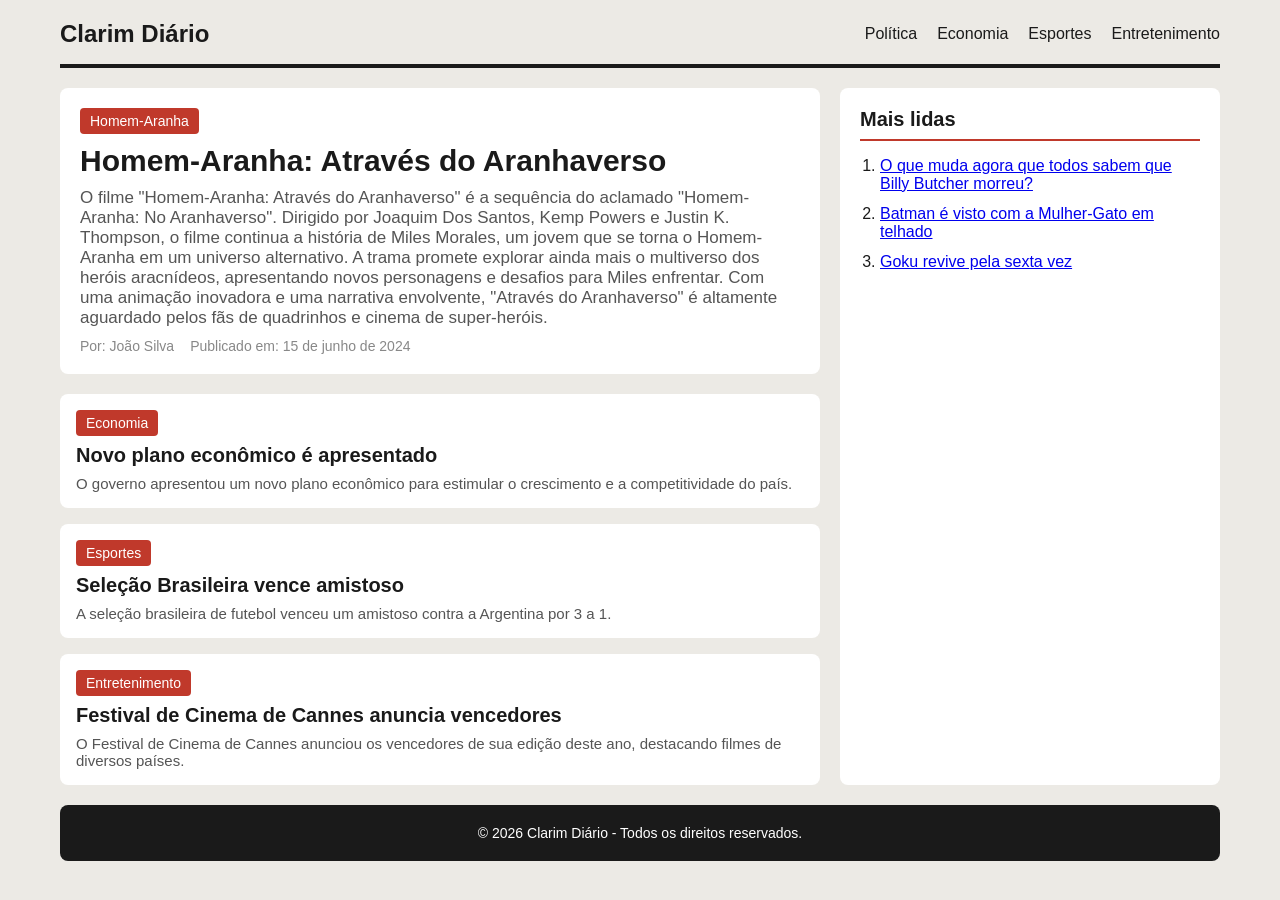
<file: index.html>
<!doctype html>
<html lang="pt-br">
  <head>
    <meta charset="UTF-8"/>
    <meta name="viewport" content="width=device-width, initial-scale=1.0"/>
    <title>Clarim Diário</title>
    <link rel="stylesheet" href="style.css"/>
  </head>
  <body>
    <header class="cabecalho">
      <div class="logo">Clarim Diário</div>
      <nav class="navegacao">
        <a href="#">Política</a>
        <a href="#">Economia</a>
        <a href="#">Esportes</a>
        <a href="#">Entretenimento</a>
      </nav>
    </header>

    <main class="principal">
      <article class="destaque">
        <span class="categoria">Homem-Aranha</span>
        <h1>Homem-Aranha: Através do Aranhaverso</h1>
        <p class="resumo">
          O filme "Homem-Aranha: Através do Aranhaverso" é a sequência do
          aclamado "Homem-Aranha: No Aranhaverso". Dirigido por Joaquim Dos
          Santos, Kemp Powers e Justin K. Thompson, o filme continua a história
          de Miles Morales, um jovem que se torna o Homem-Aranha em um universo
          alternativo. A trama promete explorar ainda mais o multiverso dos
          heróis aracnídeos, apresentando novos personagens e desafios para
          Miles enfrentar. Com uma animação inovadora e uma narrativa
          envolvente, "Através do Aranhaverso" é altamente aguardado pelos fãs
          de quadrinhos e cinema de super-heróis.
        </p>
        <div class="meta">
          <span class="autor">Por: João Silva</span>
          <span class="data">Publicado em: 15 de junho de 2024</span>
        </div>
      </article>

      <section class="grade-noticias">
        <article class="cartao">
          <span class="categoria">Economia</span>
          <h2>Novo plano econômico é apresentado</h2>
          <p class="resumo">
            O governo apresentou um novo plano econômico para estimular o
            crescimento e a competitividade do país.
          </p>
        </article>
        <article class="cartao">
          <span class="categoria">Esportes</span>
          <h2>Seleção Brasileira vence amistoso</h2>
          <p class="resumo">
            A seleção brasileira de futebol venceu um amistoso contra a
            Argentina por 3 a 1.
          </p>
        </article>
        <article class="cartao">
          <span class="categoria">Entretenimento</span>
          <h2>Festival de Cinema de Cannes anuncia vencedores</h2>
          <p class="resumo">
            O Festival de Cinema de Cannes anunciou os vencedores de sua edição
            deste ano, destacando filmes de diversos países.
          </p>
        </article>
      </section>
    </main>
    <aside class="barra-lateral">
        <h3>Mais lidas</h3>
        <ol>
            <li><a href="#">O que muda agora que todos sabem que Billy Butcher morreu?</a></li>
            <li><a href="#">Batman é visto com a Mulher-Gato em telhado</a></li>
            <li><a href="#">Goku revive pela sexta vez</a></li>
        </ol>
    </aside>

    <footer class="rodape">
      <p>&copy; 2026 Clarim Diário - Todos os direitos reservados.</p>
    </footer>
  </body>
</html>
</file>
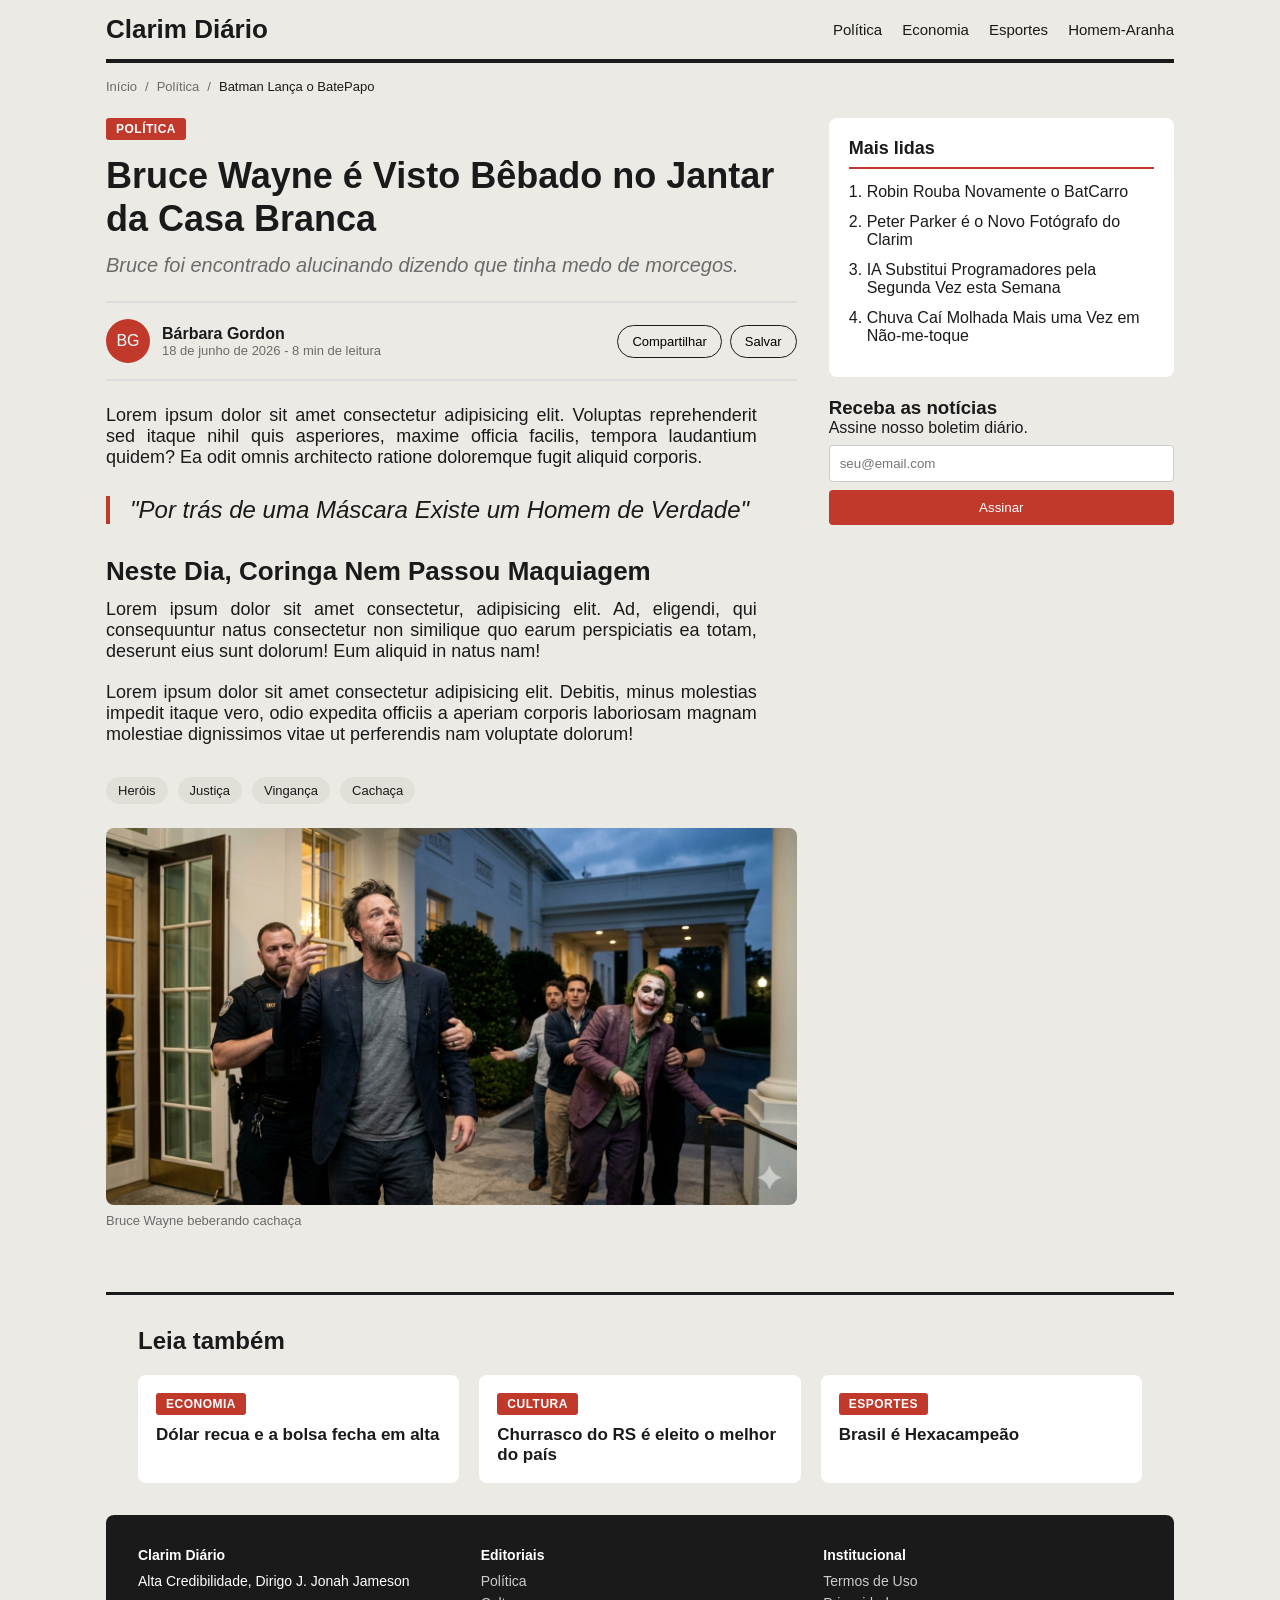
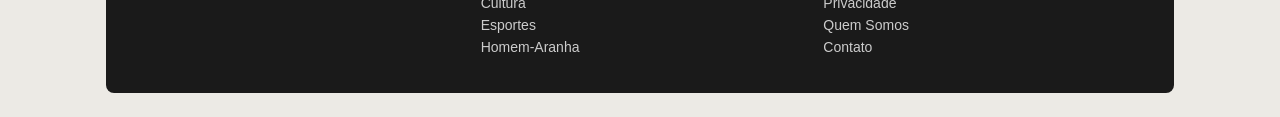
<file: materia.html>
<!DOCTYPE html>
<html lang="pt-BR">
<head>
    <meta charset="UTF-8">
    <meta name="viewport" content="width=device-width, initial-scale=1.0">
    <title>Batman lança o Batpapo - Clarim Diário</title>
    <link rel="stylesheet" href="materia.css">
</head>
<body>
    <header class="cabecalho">
        <a href="index.html" class="logo">Clarim Diário</a>
        <nav class="navegacao">
            <a href="#">Política</a>
            <a href="#">Economia</a>
            <a href="#">Esportes</a>
            <a href="#">Homem-Aranha</a>
        </nav>
    </header>

    <nav class="trilha">
        <a href="index.html">Início</a>
        <span>/</span>
        <a href="#">Política</a>
        <span>/</span>
        <span class="atual">Batman Lança o BatePapo</span>
    </nav>

    <div class="conteudo">
        <article class="materia">
            <span class="categoria">Política</span>
            <h1>Bruce Wayne é Visto Bêbado no Jantar da Casa Branca</h1>
            <p class="linha-fina">
                Bruce foi encontrado alucinando dizendo que tinha medo de morcegos.
            </p>

            <div class="autor">
                <div class="avatar">BG</div>
                <div>
                    <strong>Bárbara Gordon</strong>
                    <span class="data">18 de junho de 2026 - 8 min de leitura</span>
                </div>
                <div class="compartilhar">
                    <button>Compartilhar</button>
                    <button>Salvar</button>
                </div>
            </div>

            <div class="texto">
                <p>Lorem ipsum dolor sit amet consectetur adipisicing elit. Voluptas reprehenderit sed itaque nihil quis asperiores, maxime officia facilis, tempora laudantium quidem? Ea odit omnis architecto ratione doloremque fugit aliquid corporis.</p>

                <blockquote>"Por trás de uma Máscara Existe um Homem de Verdade"</blockquote>

                <h2>Neste Dia, Coringa Nem Passou Maquiagem</h2>

                <p>Lorem ipsum dolor sit amet consectetur, adipisicing elit. Ad, eligendi, qui consequuntur natus consectetur non similique quo earum perspiciatis ea totam, deserunt eius sunt dolorum! Eum aliquid in natus nam!</p>

                <p>Lorem ipsum dolor sit amet consectetur adipisicing elit. Debitis, minus molestias impedit itaque vero, odio expedita officiis a aperiam corporis laboriosam magnam molestiae dignissimos vitae ut perferendis nam voluptate dolorum!</p>
            </div>
            <div class="tags">
                <a href="#">Heróis</a>
                <a href="#">Justiça</a>
                <a href="#">Vingança</a>
                <a href="#">Cachaça</a>
            </div>

            <figure class="imagem-destaque">
            <img src="./img/Bruce-bebado.png" alt="Bruce Wayne beberando cachaça">
            
            <figcaption>Bruce Wayne beberando cachaça</figcaption>
            </figure>
        </article>
        
        <aside class="menu-lateral">
            <div class="caixa">
                <h3>Mais lidas</h3>
                <ol>
                    <li>Robin Rouba Novamente o BatCarro</li>
                    <li>Peter Parker é o Novo Fotógrafo do Clarim</li>
                    <li>IA Substitui Programadores pela Segunda Vez esta Semana</li>
                    <li>Chuva Caí Molhada Mais uma Vez em Não-me-toque</li>
                </ol>
            </div>

            <div class="caixa-newsletter">
                <h3>Receba as notícias</h3>
                <p>Assine nosso boletim diário.</p>
                <input type="email" placeholder="seu@email.com">
                <button>Assinar</button>
            </div>
        </aside>
    </div>

    <section class="relacionados">
        <h2>Leia também</h2>
        <div class="grade">
            <article class="cartao">
                <span class="categoria">Economia</span>
                <h3>Dólar recua e a bolsa fecha em alta</h3>
            </article>

            <article class="cartao">
                <span class="categoria">Cultura</span>
                <h3>Churrasco do RS é eleito o melhor do país</h3>
            </article>

            <article class="cartao">
                <span class="categoria">Esportes</span>
                <h3>Brasil é Hexacampeão</h3>
            </article>
        </div>
    </section>
    <footer class="rodape">
        <div class="coluna">
            <h4><strong>Clarim Diário</strong></h4>
            <p>Alta Credibilidade, Dirigo J. Jonah Jameson</p>
        </div>
        <div class="coluna">
            <h4>Editoriais</h4>
            <a href="#">Política</a>
            <a href="#">Cultura</a>
            <a href="#">Esportes</a>
            <a href="#">Homem-Aranha</a>
        </div>
        <div class="coluna">
            <h4>Institucional</h4>
            <a href="#">Termos de Uso</a>
            <a href="#">Privacidade</a>
            <a href="#">Quem Somos</a>
            <a href="#">Contato</a>
        </div>
    </footer>
</body>
</html>
</file>
<file: style.css>
* {
    margin: 0;
    padding: 0;
    box-sizing: border-box;
}

body {
    font-family:'Trebuchet MS', 'Lucida Sans Unicode', 'Lucida Grande', 'Lucida Sans', Arial, sans-serif;
    color: #1a1a1a;
    background: #eceae5;
    display: grid;
    grid-template-columns: 2fr 1fr;
    grid-template-areas:
    "cabecalho cabecalho"
    "principal barra-lateral"
    "rodape rodape";
    gap: 20px;
    max-width: 1200px;
    margin: 0 auto;
    padding: 20px;
}

.cabecalho { grid-area: cabecalho; }
.principal { grid-area: principal; }
.barra-lateral { grid-area: barra-lateral; }
.rodape { grid-area: rodape; }

.cabecalho {
    display: flex;
    justify-content: space-between;
    align-items: center;
    border-bottom: 4px solid #1a1a1a;
    padding-bottom: 16px;
}

.logo {
    font-size: 24px;
    font-weight: bold;
}

.navegacao {
    display: flex;
    gap: 20px;
}

.navegacao a {
    text-decoration: none;
    color: #1a1a1a;
    font-family: Arial, Helvetica, sans-serif;
    font-size: 16px;
}

.navegacao a:hover {
    color: #c0392b;
}

.destaque {
    background-color: #fff;
    padding: 20px;
    border-radius: 8px;
}

.destaque h1 {
    font-size: 30px;
    margin: 10px 0;
}

.resumo {
    color: #555;
    font-size: 17px;
}

.categoria {
    display: inline-block;
    background-color: #c0392b;
    color: #fff;
    font-family: Arial, Helvetica, sans-serif;
    font-size: 14px;
    padding: 5px 10px;
    border-radius: 4px;
}

.meta {
    display: flex;
    gap: 16px;
    margin-top: 10px;
    font-family: Arial, Helvetica, sans-serif;
    font-size: 14px;
    color: #888;
}

.grade-noticias {
    display: grid;
    grid-template-columns: repeat(autofit, minmax(220px, 1fr));
    gap: 16px;
    margin-top: 20px;
}

.cartao {
    background: #fff;
    padding: 16px;
    border-radius: 8px;
}

.cartao h2 {
    font-size: 20px;
    margin: 8px 0;
}

.cartao p {
    color: #555;
    font-size: 15px;
}

/* Barra lateral */

.barra-lateral {
    background: #fff;
    padding: 20px;
    border-radius: 8px;
}

.barra-lateral h3 {
    border-bottom: 2px solid #c0392b;
    font-size: 20px;
    margin-bottom: 16px;
    padding-bottom: 8px;
}

.barra-lateral ol {
    padding-left: 20px;
}

.barra-lateral li {
    margin-bottom: 12px;
    font-size: 16px;
}

.rodape {
    background: #1a1a1a;
    color: #fff;
    text-align: center;
    padding: 20px;
    border-radius: 8px;
    font-family: Arial, Helvetica, sans-serif;
    font-size: 14px;
}

@media (max-width: 768px) {
    body {
        grid-template-columns: 1fr;
        grid-template-areas:
        "cabecalho"
        "principal"
        "barra-lateral"
        "rodape";
    }

    .cabecalho {
        flex-direction: column;
        gap: 12px;
    }
}
</file>
<file: materia.css>
:root {
    --cor-destaque: #c0392b;
    --cor-texto: #1a1a1a;
    --cor-suave: #6b6b6b;
    --cor-fundo: #eceae5;
    --cor-card: #ffffff;
    --fonte-corpo: 'Trebuchet MS', 'Lucida Sans Unicode', 'Lucida Grande', 'Lucida Sans', Arial, sans-serif;
    --fonte-ui: Arial, Helvetica, sans-serif;
    --raio: 8px;
}

* {
    margin: 0;
    padding: 0;
    box-sizing: border-box;
}

body {
    font-family: var(--fonte-corpo);
    color: var(--cor-texto);
    background-color: var(--cor-fundo);
    max-width: 1100px;
    margin: 0 auto;
    padding: 0 16px;
}

.cabecalho {
    display: flex;
    justify-content: space-between;
    align-items: center;
    padding: 14px 0;
    border-bottom: 4px solid var(--cor-texto);
    background-color: var(--cor-fundo);
    position: sticky;
    top: 0;
    z-index: 10;
}

.logo {
    font-size: 26px;
    font-weight: bold;
    color: var(--cor-texto);
    text-decoration: none;
}

.navegacao {
    display: flex;
    gap: 20px;
}

.navegacao a {
    font-family: var(--fonte-ui);
    font-size: 15px;
    color: var(--cor-texto);
    text-decoration: none;
}

.navegacao a:hover {
    color: var(--cor-destaque);
}

/* Trilha de navegação */

.trilha {
    display: flex;
    gap: 8px;
    align-items: center;
    font-family: var(--fonte-ui);
    font-size: 13px;
    color: var(--cor-suave);
    padding: 16px 0;
}

.trilha a {
    color: var(--cor-suave);
    text-decoration: none; 
}

.trilha a:hover {
    color: var(--cor-destaque);
}

.trilha .atual {
    color: var(--cor-texto);
}

/* Notícia Principal */

.conteudo {
    display: grid;
    grid-template-columns: 2fr 1fr;
    gap: 32px;
    align-items: start;
    padding: 8px 0 40px;
}

.categoria {
   display: inline-block;
   background: var(--cor-destaque);
   color: #ffffff;
   font-family: var(--fonte-ui);
   font-size: 12px;
   text-transform: uppercase;
   letter-spacing: 0.5px;
   padding: 4px 10px;
   border-radius: 3px;
   font-weight: bold;
}

.materia h1 {
    font-size: 36px;
    line-height: 1.2;
    margin: 14px 0;
}

.linha-fina {
    font-size: 20px;
    color: var(--cor-suave);
    font-style: italic;
}

.autor {
    display: flex;
    align-items: center;
    gap: 12px;
    margin: 24px 0;
    padding: 16px 0;
    border-top: 2px solid #ddd;
    border-bottom: 2px solid #ddd;
}

.avatar {
    width: 44px;
    height: 44px;
    border-radius: 50%;
    background-color: var(--cor-destaque);
    color: #ffffff;
    font-family: var(--fonte-ui);
    display: flex;
    align-items: center;
    justify-content: center;
}

.autor .data {
    display: block;
    font-family: var(--fonte-ui);
    font-size: 13px;
    color: var(--cor-suave);
}

.compartilhar {
    margin-left: auto;
    display: flex;
    gap: 8px;
}

.compartilhar button {
    font-family: var(--fonte-ui);
    font-size: 13px;
    padding: 8px 14px;
    border: 1px solid var(--cor-texto);
    background: none;
    border-radius: 20px;
    cursor: pointer;
}

.compartilhar button:hover {
    background-color: var(--cor-destaque);
    color: #ffffff;
    /* font-weight: bold; */
}

.imagem-destaque {
    margin: 24px 0;
}

.imagem-destaque img {
    width: 100%;
    border-radius: var(--raio);
    display: block;
}

.imagem-destaque figcaption {
    font-family: var(--fonte-ui);
    font-size: 13px;
    color: var(--cor-suave);
    margin-top: 8px;
}

.texto {
    max-width: 65ch;
    font-size: 18px;
    text-align: justify;
}

.texto p { margin-bottom: 20px;}
.texto h2 {
    font-size: 26px; margin: 32px 0 12px;
}

.texto blockquote {
    border-left: 4px solid var(--cor-destaque);
    border-radius: 0;
    padding-left: 20px;
    margin: 28px 0;
    font-size: 24px;
    font-style: italic;
}

/* Tags */

.tags {
    display: flex;
    flex-wrap: wrap;
    gap: 10px;
    margin-top: 32px;
}

.tags a {
    font-family: var(--fonte-ui);
    font-size: 13px;
    background: #e2dfd8;
    color: var(--cor-texto);
    padding: 6px 12px;
    border-radius: 16px;
    text-decoration: none;
}

.menu-lateral {
    position: sticky;
    top: 90px;
}

.caixa {
    background: var(--cor-card);
    border-radius: var(--raio);
    padding: 20px;
    margin-bottom: 20px;
}

.caixa h3 {
    font-size: 18px;
    border-bottom: 2px solid var(--cor-destaque);
    padding-bottom: 8px;
    margin-bottom: 14px;
}

.caixa ol { padding-left: 18px}
.caixa li { margin-bottom: 12px;}

.caixa-newsletter input, .caixa-newsletter button {
    width: 100%;
    font-family: var(--fonte-ui);
    padding: 10px;
    margin-top: 8px;
    border-radius: 4px;
    border: 1px solid #ccc;
}

.caixa-newsletter button {
    background-color: var(--cor-destaque);
    color: #ffffff;
    border: none;
    cursor: pointer;
}

/* Postagens Relacionadas */

.relacionados {
    border-top: 3px solid var(--cor-texto);
    padding: 32px;
}

.relacionados h2 {
    font-size: 24px;
    margin-bottom: 20px;
}

.relacionados .grade {
    display: grid;
    grid-template-columns: repeat(auto-fit, minmax(220px, 1fr));
    gap: 20px;
}

.cartao {
    background-color: var(--cor-card);
    padding: 18px;
    border-radius: var(--raio);
}

.cartao h3 {
    font-size: 17px;
    margin-top: 10px;
}

/* Rodapé */

.rodape {
    display: grid;
    grid-template-columns: repeat(3, 1fr);
    gap: 24px;
    background-color: var(--cor-texto);
    color: #ffffff;
    padding: 32px;
    border-radius: var(--raio);
    margin-bottom: 24px;
    font-family: var(--fonte-ui);
    font-size: 14px;
}

.rodape h4 {
    margin-bottom: 10px;
}

.rodape a {
    display: block;
    color: #ccc;
    text-decoration: none;
    margin-bottom: 6px;
}

.rodape a:hover {
    color: #ffffff;
}

@media (max-width: 820px) {
    .conteudo {
        grid-template-columns: 1fr;
    }

    .menu-lateral {
        position: static;
    }

    .materia h1 {
        font-size: 28px;
    }

    .rodape {
        grid-template-columns: 1fr;
    }

    .cabecalho {
        flex-direction: column;
        gap: 10px;
    }
}
</file>
